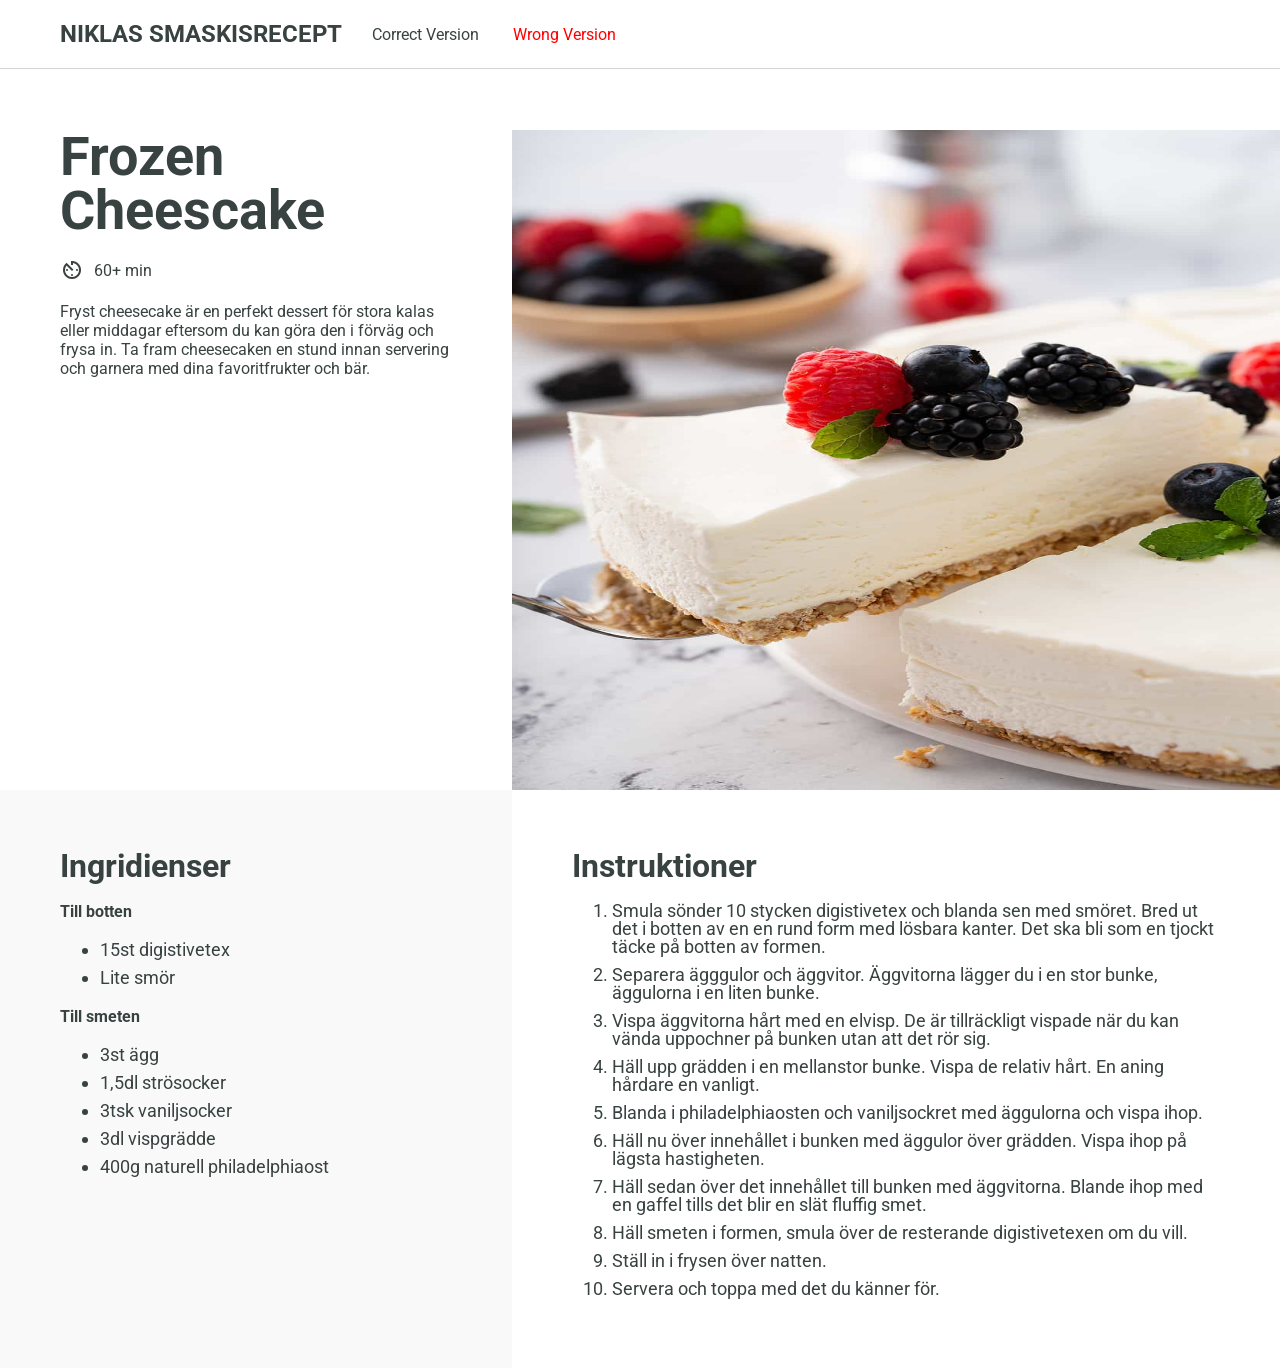
<file: exercise-js-recipe-manipulation/index.html>
<!DOCTYPE html>
<html lang="en">
  <head>
    <meta charset="UTF-8" />
    <meta name="viewport" content="width=device-width, initial-scale=1.0" />
    <title>Dom Manipulation</title>
    <link href="https://fonts.googleapis.com/icon?family=Material+Icons" rel="stylesheet" />
    <link rel="preconnect" href="https://fonts.googleapis.com" />
    <link rel="preconnect" href="https://fonts.gstatic.com" crossorigin />
    <link
      href="https://fonts.googleapis.com/css2?family=Roboto:ital,wght@0,400;0,700;1,300&display=swap"
      rel="stylesheet"
    />
    <link rel="stylesheet" href="index.css" />
  </head>
  <body>
    <header>
      <p class="logo-text">Niklas smaskisrecept</p>
      <nav>
        <a href="index.html">Correct Version</a>
        <a href="wrong.html" class="wrong-link">Wrong Version</a>
      </nav>
    </header>

    <main>
      <section class="introduction">
        <article class="description-container">
          <h1 id="recipe-name">Frozen Cheescake</h1>
          <div class="time-container">
            <span class="material-icons"> av_timer </span><span class="time">60+ min</span>
          </div>
          <p class="description">
            Fryst cheesecake är en perfekt dessert för stora kalas eller middagar eftersom du kan
            göra den i förväg och frysa in. Ta fram cheesecaken en stund innan servering och garnera
            med dina favoritfrukter och bär.
          </p>
        </article>
        <article class="image-container">
          <img src="assets/frozen-cheesecake-slice.jpg" alt="Slice of Frozen Cheescake" />
        </article>
      </section>
      <section class="how-to-do">
        <article class="ingredients-container">
          <h3 class="ingredients">Ingridienser</h3>
          <h4 class="to-bottom">Till botten</h4>
          <ul class="ingredients-list-bottom">
            <li>15st digistivetex</li>
            <li>Lite smör</li>
          </ul>
          <h4 class="to-paste">Till smeten</h4>
          <ul class="ingredients-list-paste">
            <li>3st ägg</li>
            <li>1,5dl strösocker</li>
            <li>3tsk vaniljsocker</li>
            <li>3dl vispgrädde</li>
            <li>400g naturell philadelphiaost</li>
          </ul>
        </article>
        <article class="instructions-container">
          <h3 class="instructions">Instruktioner</h3>
          <ol class="instructions-list">
            <li>
              Smula sönder 10 stycken digistivetex och blanda sen med smöret. Bred ut det i botten
              av en en rund form med lösbara kanter. Det ska bli som en tjockt täcke på botten av
              formen.
            </li>
            <li>
              Separera ägggulor och äggvitor. Äggvitorna lägger du i en stor bunke, äggulorna i en
              liten bunke.
            </li>
            <li>
              Vispa äggvitorna hårt med en elvisp. De är tillräckligt vispade när du kan vända
              uppochner på bunken utan att det rör sig.
            </li>
            <li>
              Häll upp grädden i en mellanstor bunke. Vispa de relativ hårt. En aning hårdare en
              vanligt.
            </li>
            <li>Blanda i philadelphiaosten och vaniljsockret med äggulorna och vispa ihop.</li>
            <li>
              Häll nu över innehållet i bunken med äggulor över grädden. Vispa ihop på lägsta
              hastigheten.
            </li>
            <li>
              Häll sedan över det innehållet till bunken med äggvitorna. Blande ihop med en gaffel
              tills det blir en slät fluffig smet.
            </li>
            <li>Häll smeten i formen, smula över de resterande digistivetexen om du vill.</li>
            <li>Ställ in i frysen över natten.</li>
            <li>Servera och toppa med det du känner för.</li>
          </ol>
        </article>
      </section>
    </main>
    <script src="script.js"></script>
  </body>
</html>
</file>
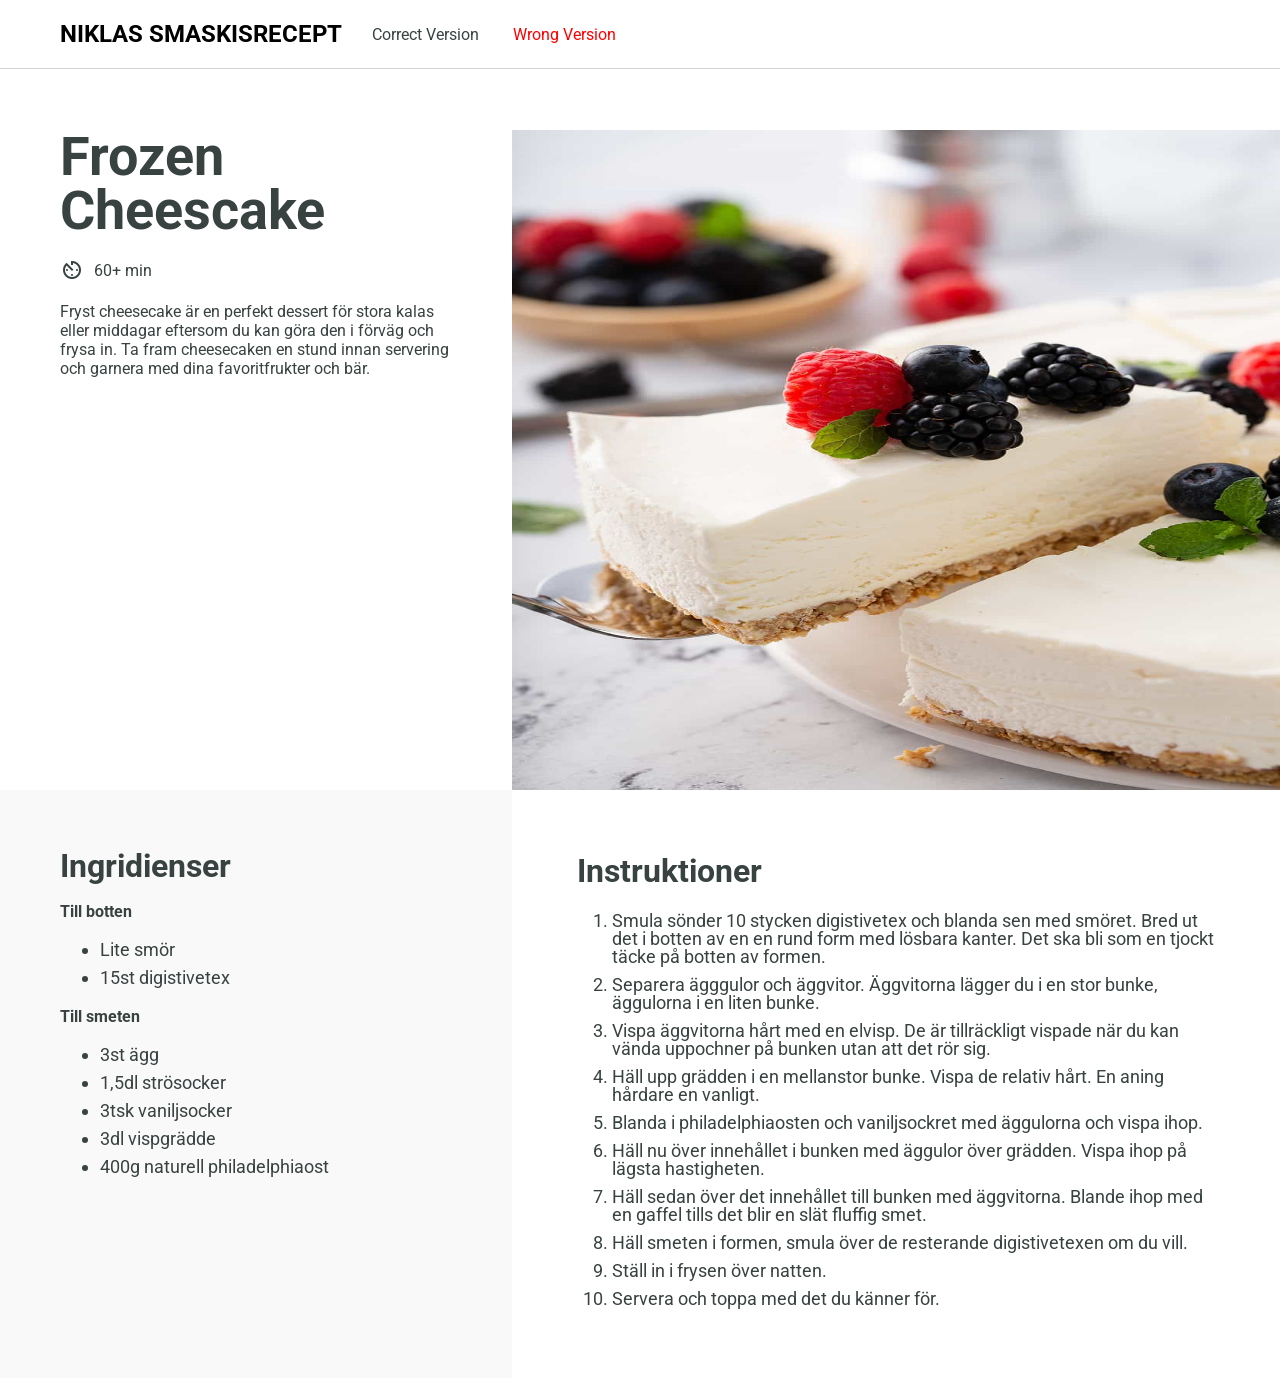
<file: exercise-js-recipe-manipulation/wrong.html>
<!DOCTYPE html>
<html lang="en">
  <head>
    <meta charset="UTF-8" />
    <meta name="viewport" content="width=device-width, initial-scale=1.0" />
    <title>Dom Manipulation</title>
    <link href="https://fonts.googleapis.com/icon?family=Material+Icons" rel="stylesheet" />
    <link rel="preconnect" href="https://fonts.googleapis.com" />
    <link rel="preconnect" href="https://fonts.gstatic.com" crossorigin />
    <link
      href="https://fonts.googleapis.com/css2?family=Roboto:ital,wght@0,400;0,700;1,300&display=swap"
      rel="stylesheet"
    />
    <link rel="stylesheet" href="wrong.css" />
  </head>
  <body>
    <header>
      <p class="logo-text">Niklas smaskisrecept</p>
      <nav>
        <a href="index.html">Correct Version</a>
        <a href="wrong.html" class="wrong-link">Wrong Version</a>
      </nav>
    </header>

    <main>
      <section class="introduction">
        <article class="description-container">
          <h1 id="recipe-name">Frozen Blueberry Cake</h1>
          <div class="time-container"><span> av_timer </span><span class="time">20 min</span></div>
          <p class="description">
            Fryst cheesecake är en perfekt dessert för stora kalas eller middagar eftersom du kan
            göra den i förväg och frysa in. Ta fram cheesecaken en stund innan servering och garnera
            med dina favoritfrukter och bär.
          </p>
        </article>
        <article class="image-container">
          <img src="assets/apple-pie.jpg" alt="Slice of Frozen Cheescake" />
        </article>
      </section>
      <section class="how-to-do">
        <article class="ingredients-container">
          <h3 class="ingredients">Ingridienser</h3>
          <h4 class="to-bottom">Till botten</h4>
          <ul class="ingredients-list-bottom">
            <p>Knåda tills den är rund</p>
          </ul>
          <h4 class="to-paste">Till smeten</h4>
          <ul class="ingredients-list-paste">
            <li>3st ägg</li>
            <li>1,5dl strösocker</li>
            <li>1dl lakrispulver</li>
            <li>3dl vispgrädde</li>
          </ul>
        </article>
        <article class="instructions-container">
          <h3 class="instructions shadow">Instruktioner</h3>
          <ol class="instructions-list">
            <li>
              Smula sönder 10 stycken digistivetex och blanda sen med smöret. Bred ut det i botten
              av en en rund form med lösbara kanter. Det ska bli som en tjockt täcke på botten av
              formen.
            </li>
            <li>
              Separera ägggulor och äggvitor. Kasta äggvitorna på din partner och drick upp
              äggulorna som om du vore Rocky Balboa
            </li>
            <li>
              Vispa äggvitorna hårt med en elvisp. De är tillräckligt vispade när du kan vända
              uppochner på bunken utan att det rör sig.
            </li>
            <li>
              Häll upp grädden i en mellanstor bunke. Vispa de relativ hårt. En aning hårdare en
              vanligt.
            </li>
            <li>Blanda i philadelphiaosten och vaniljsockret med äggulorna och vispa ihop.</li>
            <li>
              Häll nu över innehållet i bunken med äggulor över grädden. Vispa ihop på lägsta
              hastigheten.
            </li>
            <li>
              Häll sedan över det innehållet till bunken med äggvitorna. Blande ihop med en gaffel
              tills det blir en slät fluffig smet.
            </li>
            <li>Häll smeten i formen, smula över de resterande digistivetexen om du vill.</li>
            <li>Gå in till din granne och släng det över deras vardagsrumsgolv!</li>
            <li>Servera och toppa med det du känner för.</li>
          </ol>
        </article>
      </section>
    </main>
    <script src="script2.js"></script>

  </body>
</html>
</file>
<file: exercise-js-recipe-manipulation/index.css>
* {
  box-sizing: border-box;
  color: #384241;
  font-family: "Roboto", sans-serif;
  font-size: 16px;
  margin: 0;
}

body {
  background-color: white;
  padding-top: 70px;
}
/* asd */
header {
  align-items: center;
  background-color: white;
  border-bottom: 1px solid lightgray;
  gap: 30px;
  display: flex;
  padding: 20px 20px 20px 60px;

  position: fixed;
  left: 0;
  right: 0;
  top: 0;
}

header a {
  color: #384241;
  margin-right: 20px;
  padding-right: 10px;
  text-decoration: none;
}

header a:hover {
  font-weight: 700;
  padding-right: 7.5px;
  text-decoration: underline;
}

header a.wrong-link {
  color: red;
}

img {
  height: 100%;
  width: 100%;
}

.logo-text {
  font-size: 24px;
  font-weight: 700;
  text-transform: uppercase;
}

.introduction {
  display: flex;
  justify-content: space-between;
  height: 80vh;
  padding-top: 60px;
}

.introduction .description-container {
  padding-inline: 60px;
  width: 40%;
}

.introduction .description-container .time-container {
  align-items: center;
  display: flex;
  gap: 10px;
  margin-bottom: 20px;
}

.introduction .description-container #recipe-name {
  font-size: 54px;
  line-height: 54px;
  margin-bottom: 20px;
}

.introduction .image-container {
  width: 60%;
}

.how-to-do {
  display: flex;
}

.how-to-do .ingredients-container {
  background-color: #f9f9f9;
  padding: 60px;
  width: 40%;
}

.how-to-do .instructions-container {
  padding: 60px;
  width: 60%;
}

.how-to-do .ingredients,
.how-to-do .instructions {
  font-size: 32px;
  line-height: 32px;
  margin-bottom: 20px;
}

.how-to-do .to-bottom,
.how-to-do .to-paste {
  font-size: 18;
  font-weight: 700;
  margin-block: 20px;
}

.how-to-do li {
  font-size: 18px;
  line-height: 18px;
  margin-bottom: 10px;
}
</file>
<file: exercise-js-recipe-manipulation/wrong.css>
* {
  box-sizing: border-box;
  color: #384241;
  font-family: "Roboto", sans-serif;
  font-size: 16px;
  margin: 0;
}

body {
  background-color: white;
  padding-top: 70px;
}

header {
  align-items: center;
  background-color: white;
  border-bottom: 1px solid red;
  display: flex;
  gap: 30px;
  justify-content: center;
  padding: 20px 20px 20px 60px;

  position: fixed;
  left: 0;
  right: 0;
  top: 0;
}

header a {
  color: #384241;
  margin-right: 20px;
  padding-right: 10px;
  text-decoration: none;
}

header a:hover {
  font-weight: 700;
  padding-right: 7.5px;
  text-decoration: underline;
}

header a.wrong-link {
  color: red;
}

img {
  height: 100%;
  width: 100%;
}

.logo-text {
  color: fuchsia;
  font-size: 24px;
  font-weight: 700;
  text-transform: uppercase;
}

.introduction {
  display: flex;
  justify-content: space-between;
  height: 80vh;
  padding-top: 60px;
}

.introduction .description-container {
  padding-inline: 60px;
  width: 40%;
}

.introduction .description-container .time-container {
  align-items: center;
  display: flex;
  gap: 10px;
  margin-bottom: 20px;
}

.introduction .description-container #recipe-name {
  font-size: 54px;
  line-height: 54px;
  margin-bottom: 20px;
}

.introduction .image-container {
  width: 60%;
}

.how-to-do {
  display: flex;
}

.how-to-do .ingredients-container {
  background-color: aquamarine;
  padding: 60px;
  width: 40%;
}

.how-to-do .instructions-container {
  padding: 60px;
  width: 60%;
}

.how-to-do .ingredients,
.how-to-do .instructions {
  font-size: 32px;
  line-height: 32px;
  margin-bottom: 20px;
}

.how-to-do .instructions.shadow {
  box-shadow: 0 4px 8px 0 black;
  padding: 5px;
}

.how-to-do .to-bottom,
.how-to-do .to-paste {
  font-size: 18;
  font-weight: 700;
  margin-block: 20px;
}

.how-to-do li {
  font-size: 18px;
  line-height: 18px;
  margin-bottom: 10px;
}
</file>
